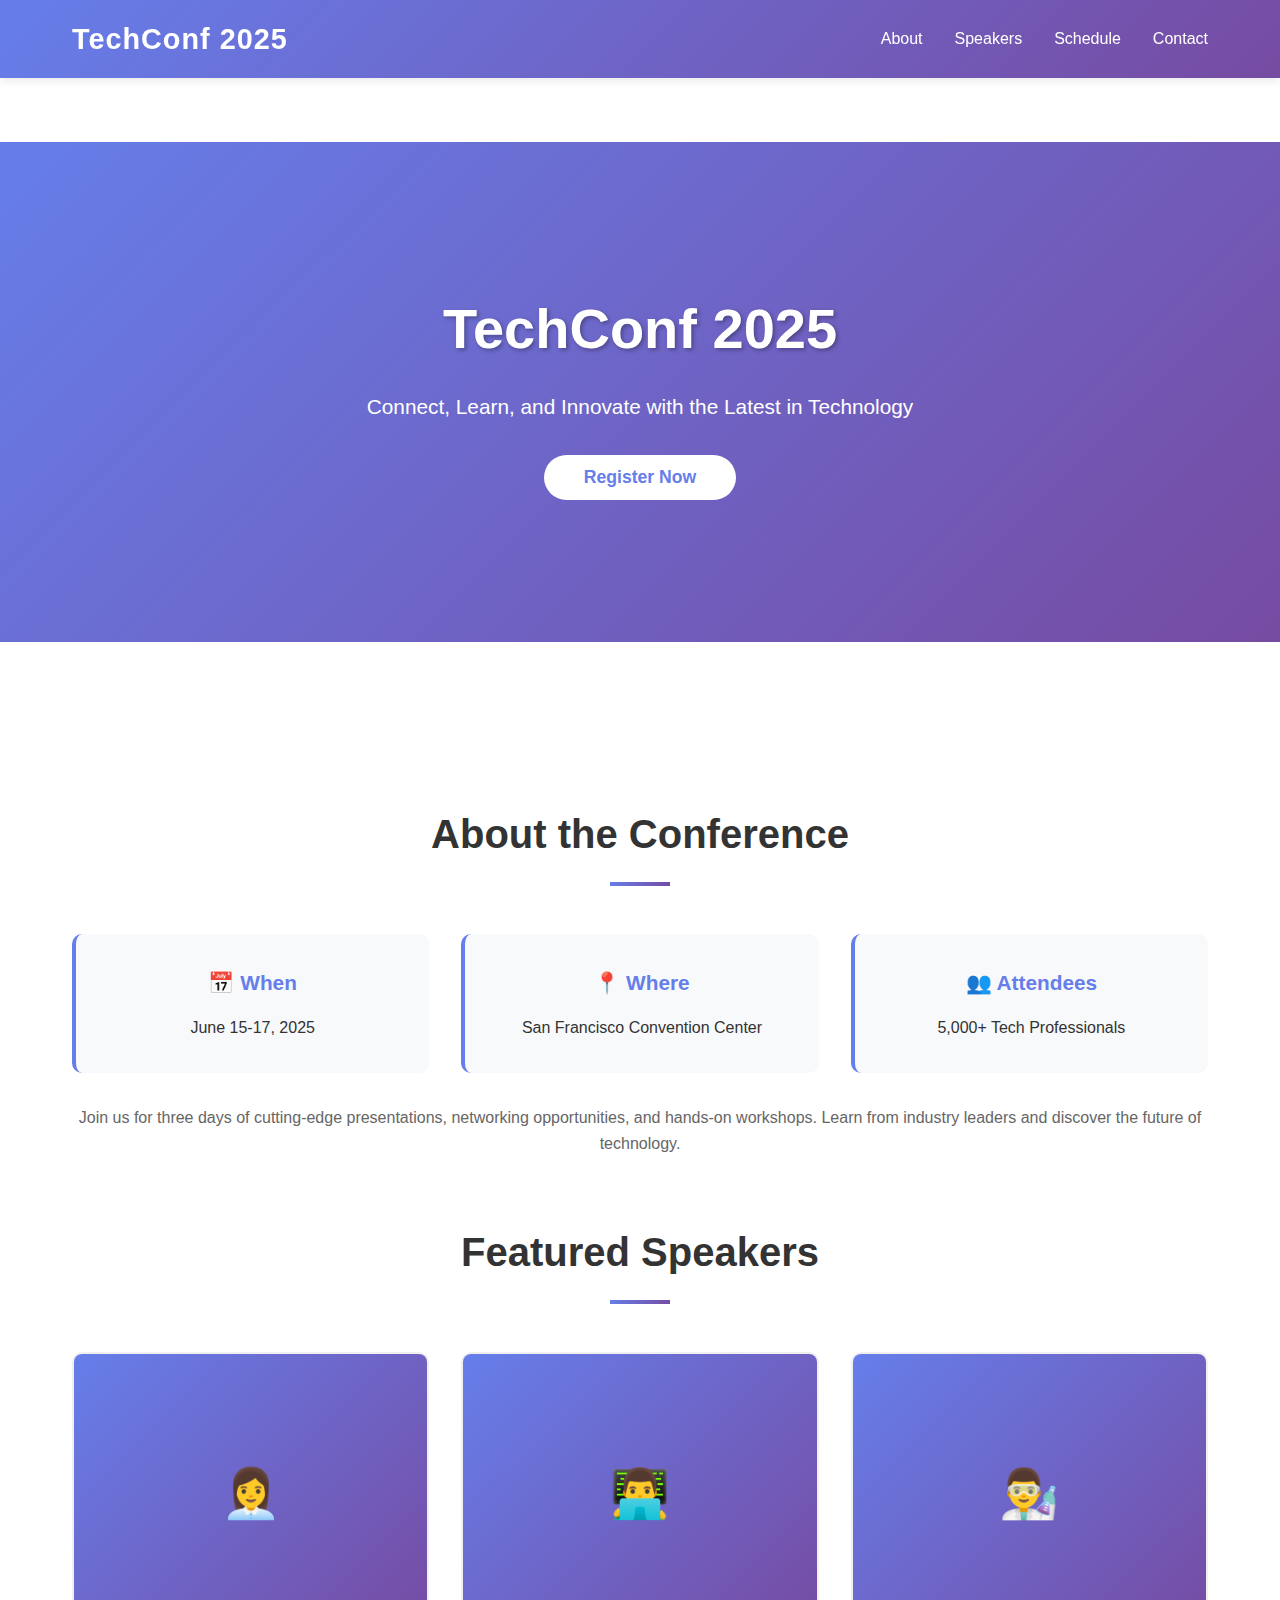
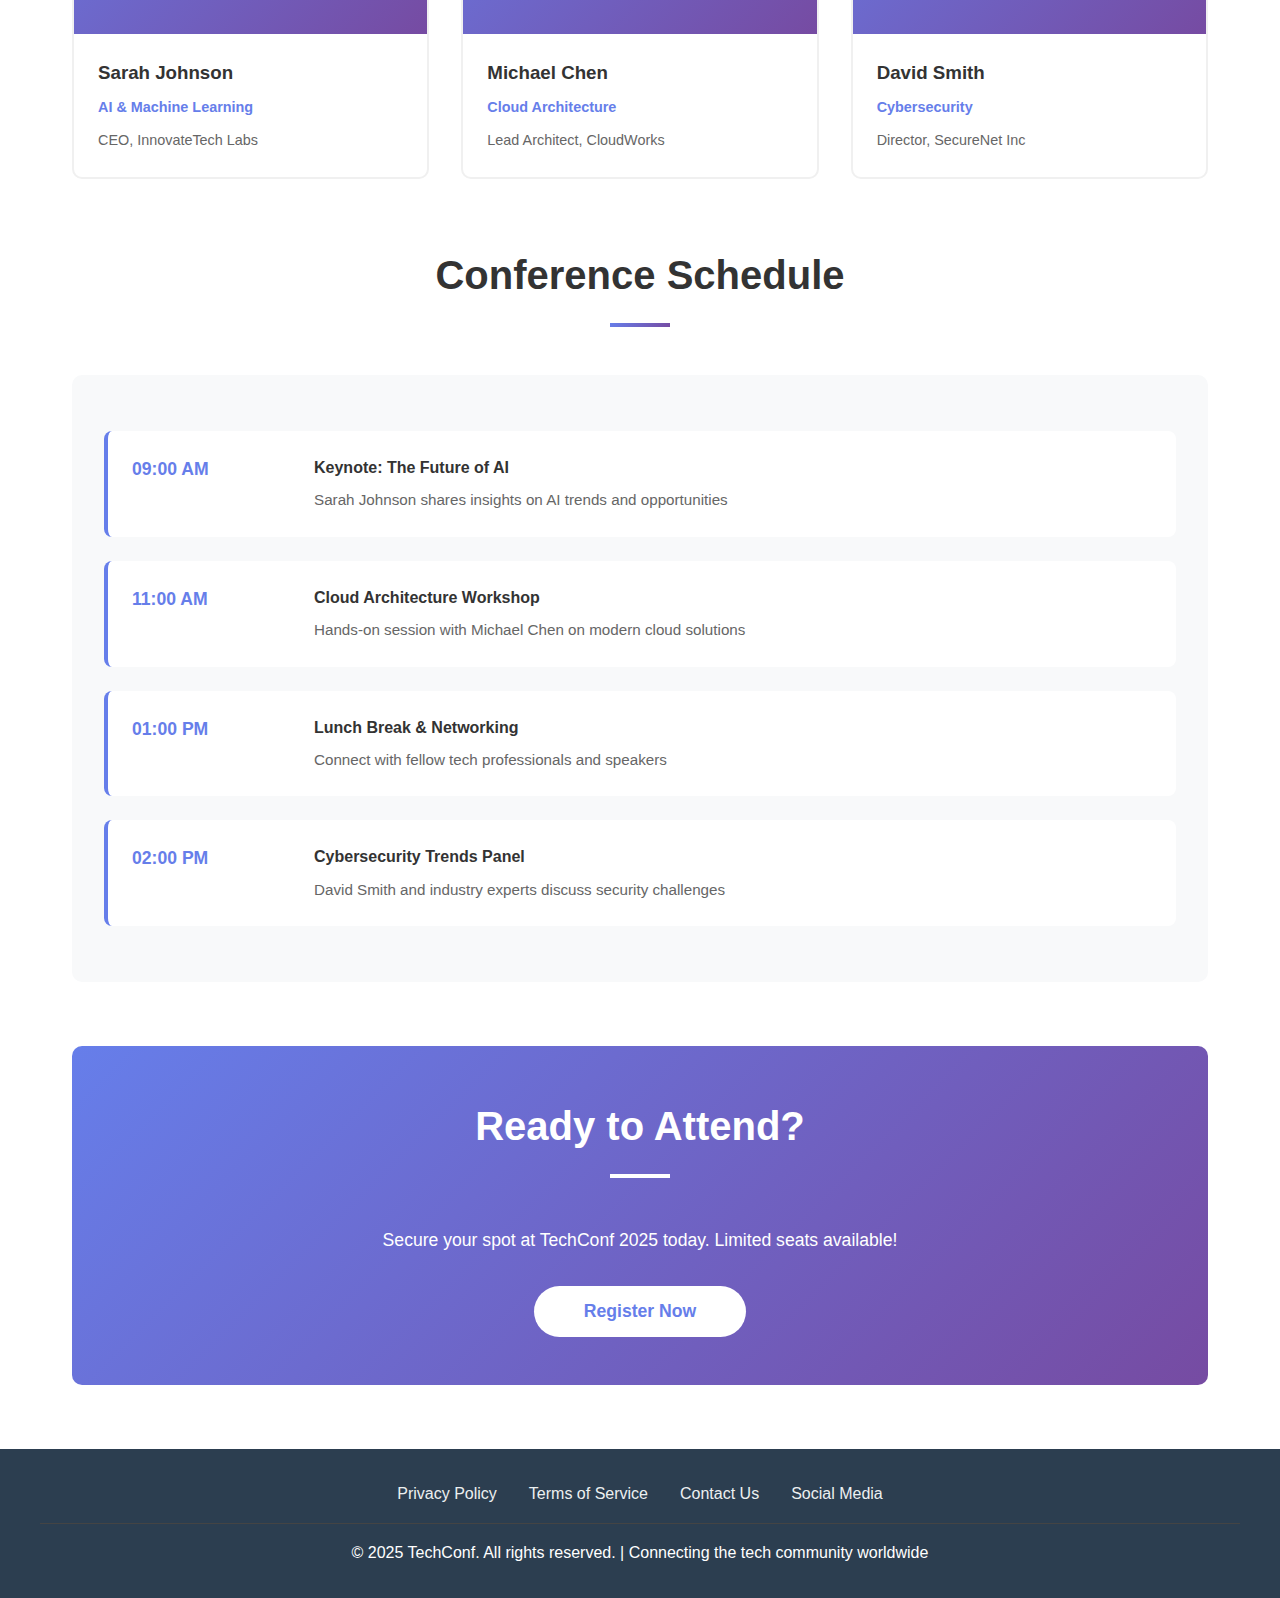
<file: Css/index.html>
<!DOCTYPE html>
<html lang="en">
<head>
    <meta charset="UTF-8">
    <meta name="viewport" content="width=device-width, initial-scale=1.0">
    <title>TechFest 2025 - Annual Technology Conference</title>
    <style>
        * {
            margin: 0;
            padding: 0;
            box-sizing: border-box;
        }

        body {
            font-family: 'Segoe UI', Tahoma, Geneva, Verdana, sans-serif;
            line-height: 1.6;
            color: #333;
        }

        /* Header and Navigation */
        header {
            background: linear-gradient(135deg, #667eea 0%, #764ba2 100%);
            color: white;
            padding: 1rem 0;
            position: sticky;
            top: 0;
            z-index: 100;
            box-shadow: 0 2px 10px rgba(0, 0, 0, 0.1);
        }

        nav {
            max-width: 1200px;
            margin: 0 auto;
            display: flex;
            justify-content: space-between;
            align-items: center;
            padding: 0 2rem;
        }

        .logo {
            font-size: 1.8rem;
            font-weight: bold;
            letter-spacing: 1px;
        }

        nav ul {
            list-style: none;
            display: flex;
            gap: 2rem;
        }

        nav a {
            color: white;
            text-decoration: none;
            font-weight: 500;
            transition: opacity 0.3s;
        }

        nav a:hover {
            opacity: 0.8;
        }

        /* Hero Section */
        .hero {
            background: linear-gradient(135deg, #667eea 0%, #764ba2 100%);
            color: white;
            padding: 100px 2rem;
            text-align: center;
            min-height: 500px;
            display: flex;
            flex-direction: column;
            justify-content: center;
            align-items: center;
        }

        .hero h1 {
            font-size: 3.5rem;
            margin-bottom: 1rem;
            text-shadow: 2px 2px 4px rgba(0, 0, 0, 0.3);
        }

        .hero p {
            font-size: 1.3rem;
            margin-bottom: 2rem;
            max-width: 600px;
        }

        .cta-button {
            background: #fff;
            color: #667eea;
            padding: 12px 40px;
            border: none;
            border-radius: 50px;
            font-size: 1.1rem;
            font-weight: bold;
            cursor: pointer;
            transition: transform 0.3s, box-shadow 0.3s;
        }

        .cta-button:hover {
            transform: translateY(-3px);
            box-shadow: 0 10px 20px rgba(0, 0, 0, 0.2);
        }

        /* Main Container */
        .container {
            max-width: 1200px;
            margin: 0 auto;
            padding: 2rem;
        }

        /* Section Styling */
        section {
            margin: 4rem 0;
        }

        section h2 {
            font-size: 2.5rem;
            margin-bottom: 2rem;
            color: #333;
            text-align: center;
            position: relative;
            padding-bottom: 1rem;
        }

        section h2::after {
            content: '';
            display: block;
            width: 60px;
            height: 4px;
            background: linear-gradient(135deg, #667eea 0%, #764ba2 100%);
            margin: 1rem auto 0;
        }

        /* Event Details */
        .event-details {
            display: grid;
            grid-template-columns: repeat(auto-fit, minmax(250px, 1fr));
            gap: 2rem;
            margin: 2rem 0;
        }

        .detail-card {
            background: #f8f9fa;
            padding: 2rem;
            border-radius: 10px;
            text-align: center;
            transition: transform 0.3s, box-shadow 0.3s;
            border-left: 4px solid #667eea;
        }

        .detail-card:hover {
            transform: translateY(-5px);
            box-shadow: 0 10px 30px rgba(0, 0, 0, 0.1);
        }

        .detail-card h3 {
            color: #667eea;
            margin-bottom: 1rem;
            font-size: 1.3rem;
        }

        /* Speakers Section */
        .speakers-grid {
            display: grid;
            grid-template-columns: repeat(auto-fit, minmax(280px, 1fr));
            gap: 2rem;
            margin: 2rem 0;
        }

        .speaker-card {
            background: white;
            border: 2px solid #f0f0f0;
            border-radius: 10px;
            overflow: hidden;
            transition: transform 0.3s, box-shadow 0.3s;
        }

        .speaker-card:hover {
            transform: translateY(-10px);
            box-shadow: 0 15px 40px rgba(0, 0, 0, 0.15);
        }

        .speaker-image {
            width: 100%;
            height: 280px;
            background: linear-gradient(135deg, #667eea 0%, #764ba2 100%);
            display: flex;
            align-items: center;
            justify-content: center;
            color: white;
            font-size: 3rem;
        }

        .speaker-info {
            padding: 1.5rem;
        }

        .speaker-info h3 {
            color: #333;
            margin-bottom: 0.5rem;
        }

        .speaker-info p {
            color: #667eea;
            font-weight: bold;
            margin-bottom: 0.5rem;
            font-size: 0.9rem;
        }

        .speaker-info span {
            color: #666;
            font-size: 0.9rem;
        }

        /* Schedule Section */
        .schedule {
            background: #f8f9fa;
            padding: 2rem;
            border-radius: 10px;
            margin: 2rem 0;
        }

        .schedule-item {
            display: flex;
            gap: 2rem;
            margin: 1.5rem 0;
            padding: 1.5rem;
            background: white;
            border-radius: 8px;
            border-left: 4px solid #667eea;
        }

        .time {
            color: #667eea;
            font-weight: bold;
            font-size: 1.1rem;
            min-width: 150px;
        }

        .schedule-content h4 {
            color: #333;
            margin-bottom: 0.5rem;
        }

        .schedule-content p {
            color: #666;
            font-size: 0.95rem;
        }

        /* Registration Section */
        .registration {
            background: linear-gradient(135deg, #667eea 0%, #764ba2 100%);
            color: white;
            padding: 3rem 2rem;
            border-radius: 10px;
            text-align: center;
            margin: 2rem 0;
        }

        .registration h2 {
            color: white;
        }

        .registration h2::after {
            background: white;
        }

        .registration p {
            margin-bottom: 2rem;
            font-size: 1.1rem;
        }

        .register-button {
            background: white;
            color: #667eea;
            padding: 15px 50px;
            border: none;
            border-radius: 50px;
            font-size: 1.1rem;
            font-weight: bold;
            cursor: pointer;
            transition: transform 0.3s, box-shadow 0.3s;
        }

        .register-button:hover {
            transform: translateY(-3px);
            box-shadow: 0 10px 20px rgba(0, 0, 0, 0.2);
        }

        /* Footer */
        footer {
            background: #2c3e50;
            color: white;
            padding: 2rem;
            text-align: center;
        }

        .footer-content {
            max-width: 1200px;
            margin: 0 auto;
        }

        .footer-links {
            display: flex;
            justify-content: center;
            gap: 2rem;
            margin-bottom: 1rem;
        }

        .footer-links a {
            color: #ecf0f1;
            text-decoration: none;
            transition: color 0.3s;
        }

        .footer-links a:hover {
            color: #667eea;
        }

        .footer-bottom {
            border-top: 1px solid #444;
            padding-top: 1rem;
            margin-top: 1rem;
        }

        /* Responsive Design */
        @media (max-width: 768px) {
            nav ul {
                flex-direction: column;
                gap: 1rem;
            }

            .hero h1 {
                font-size: 2rem;
            }

            .hero p {
                font-size: 1rem;
            }

            section h2 {
                font-size: 1.8rem;
            }

            .schedule-item {
                flex-direction: column;
                gap: 0.5rem;
            }

            .footer-links {
                flex-direction: column;
                gap: 1rem;
            }
        }
    </style>
</head>
<body>
    <!-- Header -->
    <header>
        <nav>
            <div class="logo">TechConf 2025</div>
            <ul>
                <li><a href="#about">About</a></li>
                <li><a href="#speakers">Speakers</a></li>
                <li><a href="#schedule">Schedule</a></li>
                <li><a href="#contact">Contact</a></li>
            </ul>
        </nav>
    </header>

    <!-- Hero Section -->
    <section class="hero">
        <h1>TechConf 2025</h1>
        <p>Connect, Learn, and Innovate with the Latest in Technology</p>
        <button class="cta-button">Register Now</button>
    </section>

    <!-- Main Container -->
    <div class="container">
        <!-- About Section -->
        <section id="about">
            <h2>About the Conference</h2>
            <div class="event-details">
                <div class="detail-card">
                    <h3>📅 When</h3>
                    <p>June 15-17, 2025</p>
                </div>
                <div class="detail-card">
                    <h3>📍 Where</h3>
                    <p>San Francisco Convention Center</p>
                </div>
                <div class="detail-card">
                    <h3>👥 Attendees</h3>
                    <p>5,000+ Tech Professionals</p>
                </div>
            </div>
            <p style="text-align: center; margin-top: 2rem; color: #666;">
                Join us for three days of cutting-edge presentations, networking opportunities, and hands-on workshops.
                Learn from industry leaders and discover the future of technology.
            </p>
        </section>

        <!-- Speakers Section -->
        <section id="speakers">
            <h2>Featured Speakers</h2>
            <div class="speakers-grid">
                <div class="speaker-card">
                    <div class="speaker-image">👩‍💼</div>
                    <div class="speaker-info">
                        <h3>Sarah Johnson</h3>
                        <p>AI & Machine Learning</p>
                        <span>CEO, InnovateTech Labs</span>
                    </div>
                </div>
                <div class="speaker-card">
                    <div class="speaker-image">👨‍💻</div>
                    <div class="speaker-info">
                        <h3>Michael Chen</h3>
                        <p>Cloud Architecture</p>
                        <span>Lead Architect, CloudWorks</span>
                    </div>
                </div>
                <div class="speaker-card">
                    <div class="speaker-image">👨‍🔬</div>
                    <div class="speaker-info">
                        <h3>David Smith</h3>
                        <p>Cybersecurity</p>
                        <span>Director, SecureNet Inc</span>
                    </div>
                </div>
            </div>
        </section>

        <!-- Schedule Section -->
        <section id="schedule">
            <h2>Conference Schedule</h2>
            <div class="schedule">
                <div class="schedule-item">
                    <div class="time">09:00 AM</div>
                    <div class="schedule-content">
                        <h4>Keynote: The Future of AI</h4>
                        <p>Sarah Johnson shares insights on AI trends and opportunities</p>
                    </div>
                </div>
                <div class="schedule-item">
                    <div class="time">11:00 AM</div>
                    <div class="schedule-content">
                        <h4>Cloud Architecture Workshop</h4>
                        <p>Hands-on session with Michael Chen on modern cloud solutions</p>
                    </div>
                </div>
                <div class="schedule-item">
                    <div class="time">01:00 PM</div>
                    <div class="schedule-content">
                        <h4>Lunch Break & Networking</h4>
                        <p>Connect with fellow tech professionals and speakers</p>
                    </div>
                </div>
                <div class="schedule-item">
                    <div class="time">02:00 PM</div>
                    <div class="schedule-content">
                        <h4>Cybersecurity Trends Panel</h4>
                        <p>David Smith and industry experts discuss security challenges</p>
                    </div>
                </div>
            </div>
        </section>

        <!-- Registration Section -->
        <section class="registration" id="register">
            <h2>Ready to Attend?</h2>
            <p>Secure your spot at TechConf 2025 today. Limited seats available!</p>
            <button class="register-button">Register Now</button>
        </section>
    </div>

    <!-- Footer -->
    <footer>
        <div class="footer-content">
            <div class="footer-links">
                <a href="#privacy">Privacy Policy</a>
                <a href="#terms">Terms of Service</a>
                <a href="#contact">Contact Us</a>
                <a href="#social">Social Media</a>
            </div>
            <div class="footer-bottom">
                <p>&copy; 2025 TechConf. All rights reserved. | Connecting the tech community worldwide</p>
            </div>
        </div>
    </footer>
</body>
</html>
</file>
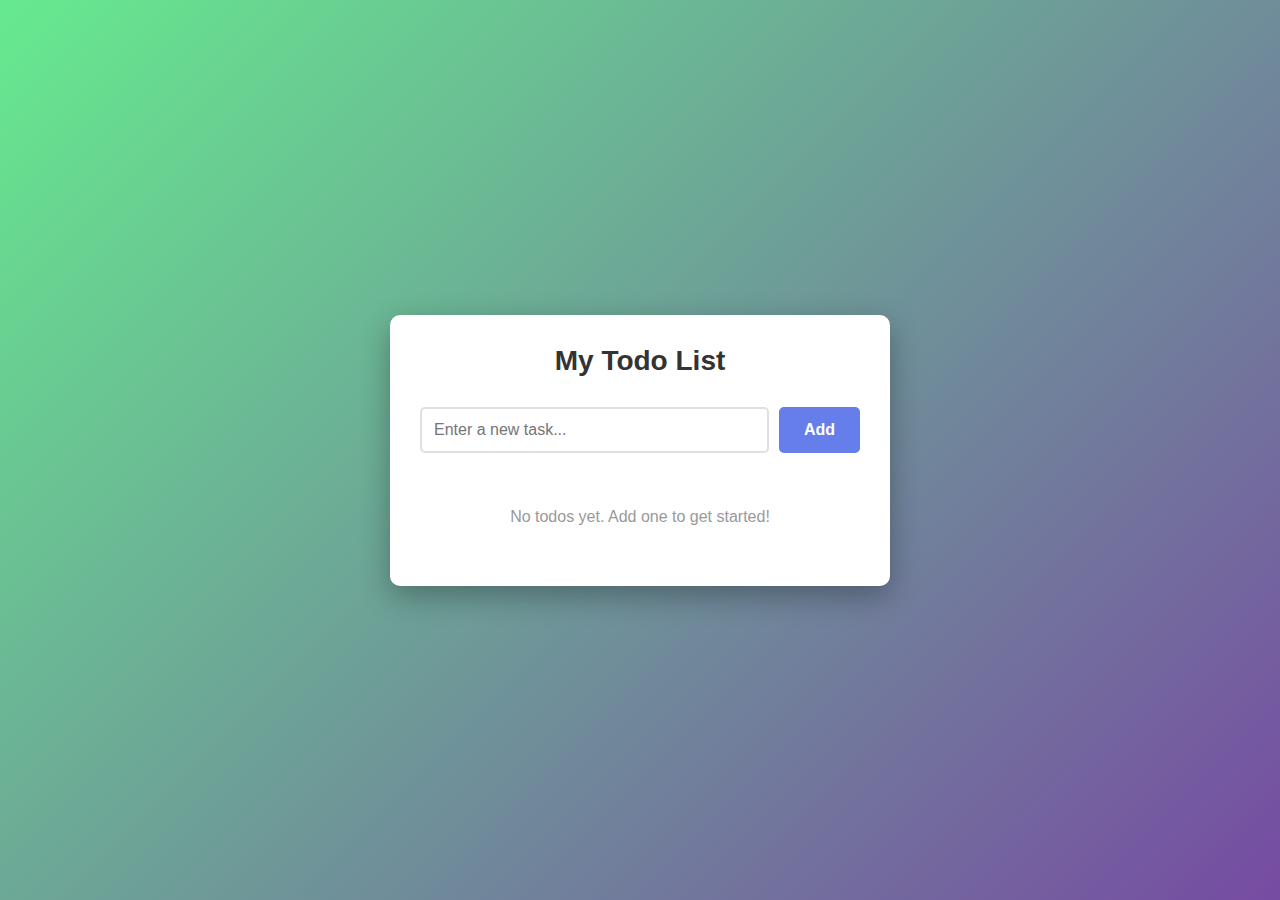
<file: DOM/index.html>
<!DOCTYPE html>
<html lang="en">
<head>
    <meta charset="UTF-8">
    <meta name="viewport" content="width=device-width, initial-scale=1.0">
    <title>Todo List</title>
    <link rel="stylesheet" href="styles.css">
</head>
<body>
    <div class="container">
        <h1>My Todo List</h1>

        <div class="input-section">
            <input
                type="text"
                id="todoInput"
                placeholder="Enter a new task..."
                autocomplete="off"
            >
            <button id="addBtn">Add</button>
        </div>

        <ul id="todoList" class="todo-list"></ul>
    </div>

    <script src="script.js"></script>
</body>
</html>
</file>
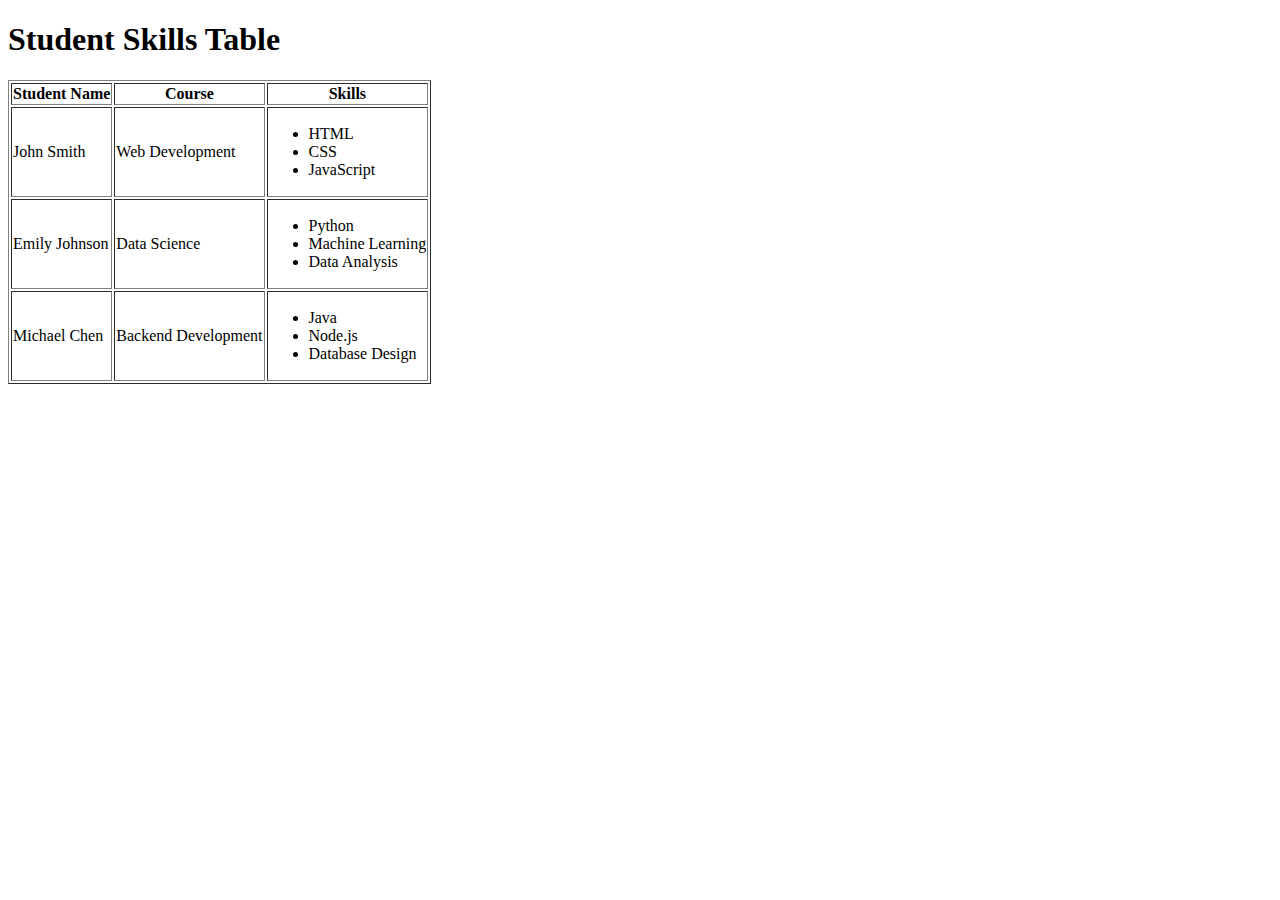
<file: HTML/list-in-table.html>
<!DOCTYPE html>
<html lang="en">
<head>
    <meta charset="UTF-8">
    <meta name="viewport" content="width=device-width, initial-scale=1.0">
    <title>List Inside HTML Table</title>
</head>
<body>
    <h1>Student Skills Table</h1>
    
    <table border="1">
        <thead>
            <tr>
                <th>Student Name</th>
                <th>Course</th>
                <th>Skills</th>
            </tr>
        </thead>
        <tbody>
            <tr>
                <td>John Smith</td>
                <td>Web Development</td>
                <td>
                    <ul>
                        <li>HTML</li>
                        <li>CSS</li>
                        <li>JavaScript</li>
                    </ul>
                </td>
            </tr>
            <tr>
                <td>Emily Johnson</td>
                <td>Data Science</td>
                <td>
                    <ul>
                        <li>Python</li>
                        <li>Machine Learning</li>
                        <li>Data Analysis</li>
                    </ul>
                </td>
            </tr>
            <tr>
                <td>Michael Chen</td>
                <td>Backend Development</td>
                <td>
                    <ul>
                        <li>Java</li>
                        <li>Node.js</li>
                        <li>Database Design</li>
                    </ul>
                </td>
            </tr>
        </tbody>
    </table>
</body>
</html>
</file>
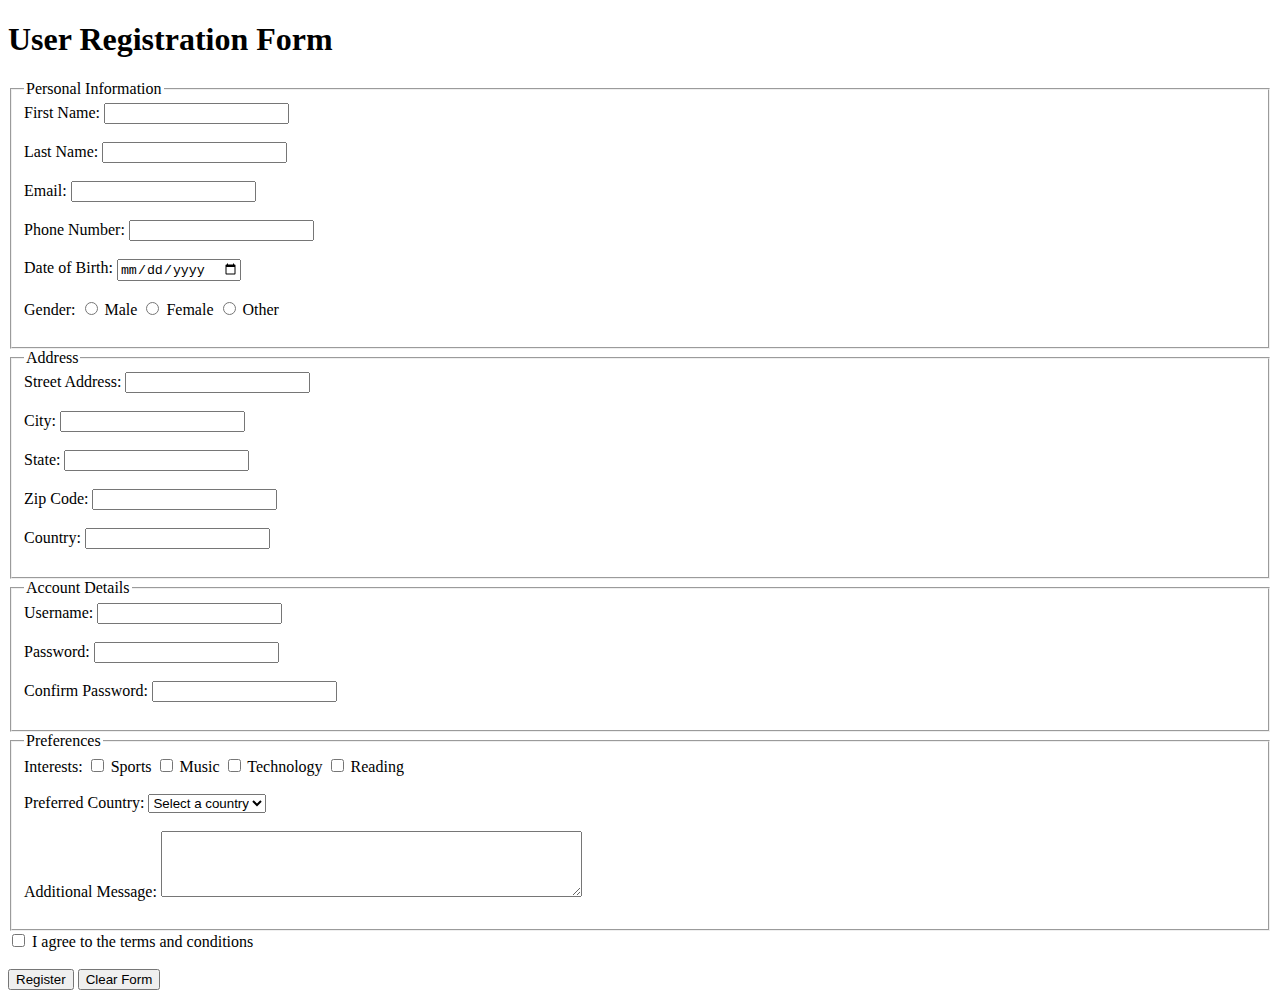
<file: HTML/registration.html>
<!DOCTYPE html>
<html lang="en">
<head>
    <meta charset="UTF-8">
    <meta name="viewport" content="width=device-width, initial-scale=1.0">
    <title>Registration Form</title>
</head>
<body>
    <h1>User Registration Form</h1>

    <form action="#" method="POST">
        <fieldset>
            <legend>Personal Information</legend>

            <label for="fname">First Name:</label>
            <input type="text" id="fname" name="fname" required>
            <br><br>

            <label for="lname">Last Name:</label>
            <input type="text" id="lname" name="lname" required>
            <br><br>

            <label for="email">Email:</label>
            <input type="email" id="email" name="email" required>
            <br><br>

            <label for="phone">Phone Number:</label>
            <input type="tel" id="phone" name="phone" required>
            <br><br>

            <label for="dob">Date of Birth:</label>
            <input type="date" id="dob" name="dob" required>
            <br><br>

            <label for="gender">Gender:</label>
            <input type="radio" name="gender" value="male"> Male
            <input type="radio" name="gender" value="female"> Female
            <input type="radio" name="gender" value="other"> Other
            <br><br>
        </fieldset>

        <fieldset>
            <legend>Address</legend>

            <label for="address">Street Address:</label>
            <input type="text" id="address" name="address" required>
            <br><br>

            <label for="city">City:</label>
            <input type="text" id="city" name="city" required>
            <br><br>

            <label for="state">State:</label>
            <input type="text" id="state" name="state" required>
            <br><br>

            <label for="zip">Zip Code:</label>
            <input type="text" id="zip" name="zip" required>
            <br><br>

            <label for="country">Country:</label>
            <input type="text" id="country" name="country" required>
            <br><br>
        </fieldset>

        <fieldset>
            <legend>Account Details</legend>

            <label for="username">Username:</label>
            <input type="text" id="username" name="username" required>
            <br><br>

            <label for="password">Password:</label>
            <input type="password" id="password" name="password" required>
            <br><br>

            <label for="cpassword">Confirm Password:</label>
            <input type="password" id="cpassword" name="cpassword" required>
            <br><br>
        </fieldset>

        <fieldset>
            <legend>Preferences</legend>

            <label for="interests">Interests:</label>
            <input type="checkbox" name="interests" value="sports"> Sports
            <input type="checkbox" name="interests" value="music"> Music
            <input type="checkbox" name="interests" value="technology"> Technology
            <input type="checkbox" name="interests" value="reading"> Reading
            <br><br>

            <label for="country-select">Preferred Country:</label>
            <select id="country-select" name="country-select">
                <option value="">Select a country</option>
                <option value="usa">USA</option>
                <option value="canada">Canada</option>
                <option value="uk">UK</option>
                <option value="india">India</option>
                <option value="australia">Australia</option>
            </select>
            <br><br>

            <label for="message">Additional Message:</label>
            <textarea id="message" name="message" rows="4" cols="50"></textarea>
            <br><br>
        </fieldset>

        <input type="checkbox" name="agree" required> I agree to the terms and conditions
        <br><br>

        <input type="submit" value="Register">
        <input type="reset" value="Clear Form">
    </form>
</body>
</html>
</file>
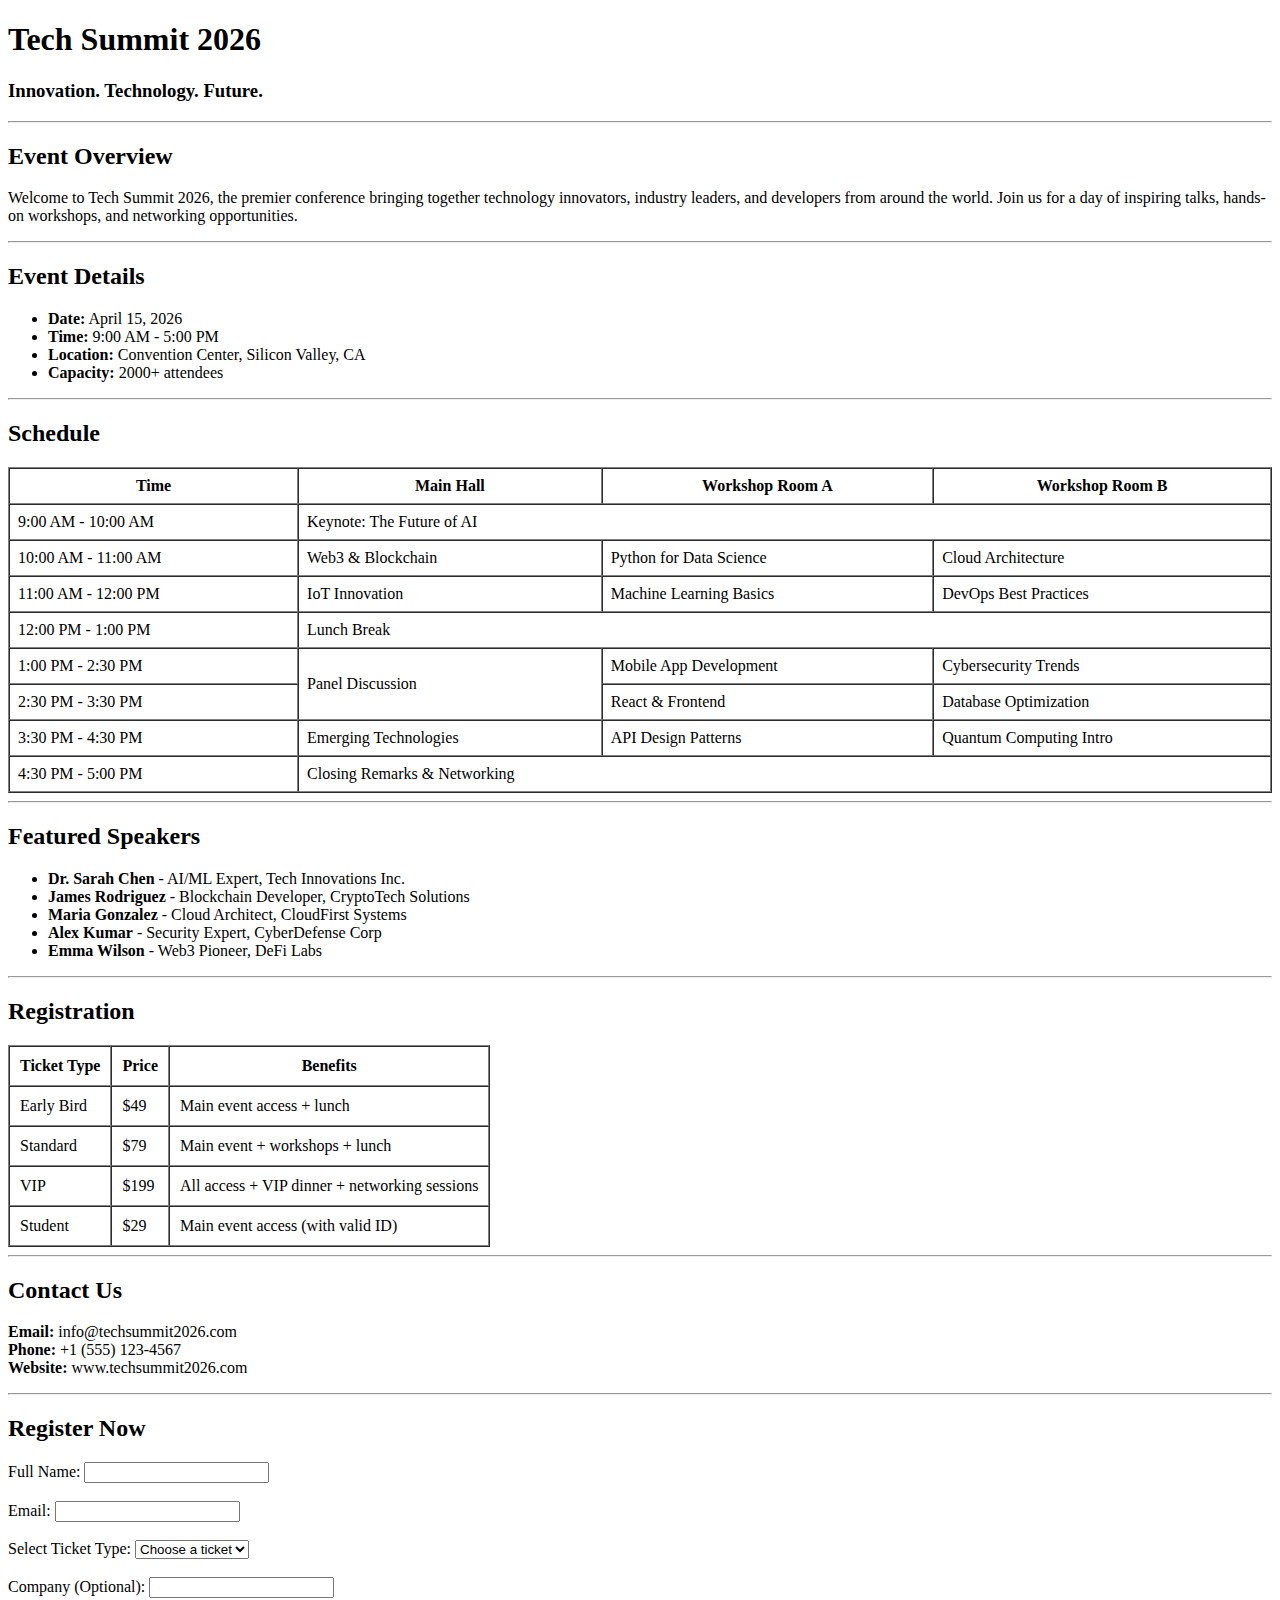
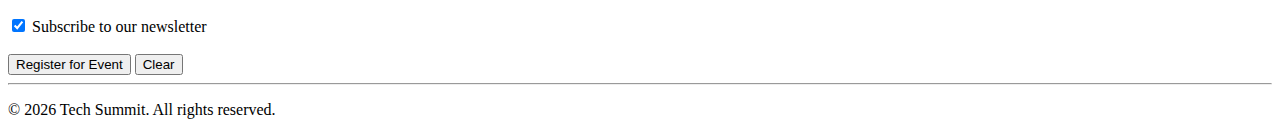
<file: HTML/tech-event.html>
<!DOCTYPE html>
<html lang="en">
<head>
    <meta charset="UTF-8">
    <meta name="viewport" content="width=device-width, initial-scale=1.0">
    <title>Tech Summit 2026</title>
</head>
<body>
    <h1>Tech Summit 2026</h1>
    <h3>Innovation. Technology. Future.</h3>

    <hr>

    <h2>Event Overview</h2>
    <p>
        Welcome to Tech Summit 2026, the premier conference bringing together technology innovators,
        industry leaders, and developers from around the world. Join us for a day of inspiring talks,
        hands-on workshops, and networking opportunities.
    </p>

    <hr>

    <h2>Event Details</h2>
    <ul>
        <li><strong>Date:</strong> April 15, 2026</li>
        <li><strong>Time:</strong> 9:00 AM - 5:00 PM</li>
        <li><strong>Location:</strong> Convention Center, Silicon Valley, CA</li>
        <li><strong>Capacity:</strong> 2000+ attendees</li>
    </ul>

    <hr>

    <h2>Schedule</h2>
    <table border="1" cellpadding="8" cellspacing="0" width="100%">
        <thead>
            <tr>
                <th>Time</th>
                <th>Main Hall</th>
                <th>Workshop Room A</th>
                <th>Workshop Room B</th>
            </tr>
        </thead>
        <tbody>
            <tr>
                <td>9:00 AM - 10:00 AM</td>
                <td colspan="3">Keynote: The Future of AI</td>
            </tr>
            <tr>
                <td>10:00 AM - 11:00 AM</td>
                <td>Web3 & Blockchain</td>
                <td>Python for Data Science</td>
                <td>Cloud Architecture</td>
            </tr>
            <tr>
                <td>11:00 AM - 12:00 PM</td>
                <td>IoT Innovation</td>
                <td>Machine Learning Basics</td>
                <td>DevOps Best Practices</td>
            </tr>
            <tr>
                <td>12:00 PM - 1:00 PM</td>
                <td colspan="3">Lunch Break</td>
            </tr>
            <tr>
                <td>1:00 PM - 2:30 PM</td>
                <td rowspan="2">Panel Discussion</td>
                <td>Mobile App Development</td>
                <td>Cybersecurity Trends</td>
            </tr>
            <tr>
                <td>2:30 PM - 3:30 PM</td>
                <td>React & Frontend</td>
                <td>Database Optimization</td>
            </tr>
            <tr>
                <td>3:30 PM - 4:30 PM</td>
                <td>Emerging Technologies</td>
                <td>API Design Patterns</td>
                <td>Quantum Computing Intro</td>
            </tr>
            <tr>
                <td>4:30 PM - 5:00 PM</td>
                <td colspan="3">Closing Remarks & Networking</td>
            </tr>
        </tbody>
    </table>

    <hr>

    <h2>Featured Speakers</h2>
    <ul>
        <li><strong>Dr. Sarah Chen</strong> - AI/ML Expert, Tech Innovations Inc.</li>
        <li><strong>James Rodriguez</strong> - Blockchain Developer, CryptoTech Solutions</li>
        <li><strong>Maria Gonzalez</strong> - Cloud Architect, CloudFirst Systems</li>
        <li><strong>Alex Kumar</strong> - Security Expert, CyberDefense Corp</li>
        <li><strong>Emma Wilson</strong> - Web3 Pioneer, DeFi Labs</li>
    </ul>

    <hr>

    <h2>Registration</h2>
    <table border="1" cellpadding="10" cellspacing="0">
        <thead>
            <tr>
                <th>Ticket Type</th>
                <th>Price</th>
                <th>Benefits</th>
            </tr>
        </thead>
        <tbody>
            <tr>
                <td>Early Bird</td>
                <td>$49</td>
                <td>Main event access + lunch</td>
            </tr>
            <tr>
                <td>Standard</td>
                <td>$79</td>
                <td>Main event + workshops + lunch</td>
            </tr>
            <tr>
                <td>VIP</td>
                <td>$199</td>
                <td>All access + VIP dinner + networking sessions</td>
            </tr>
            <tr>
                <td>Student</td>
                <td>$29</td>
                <td>Main event access (with valid ID)</td>
            </tr>
        </tbody>
    </table>

    <hr>

    <h2>Contact Us</h2>
    <p>
        <strong>Email:</strong> info@techsummit2026.com<br>
        <strong>Phone:</strong> +1 (555) 123-4567<br>
        <strong>Website:</strong> www.techsummit2026.com
    </p>

    <hr>

    <h2>Register Now</h2>
    <form action="#" method="POST">
        <label for="name">Full Name:</label>
        <input type="text" id="name" name="name" required>
        <br><br>

        <label for="email">Email:</label>
        <input type="email" id="email" name="email" required>
        <br><br>

        <label for="ticket">Select Ticket Type:</label>
        <select id="ticket" name="ticket" required>
            <option value="">Choose a ticket</option>
            <option value="earlybird">Early Bird - $49</option>
            <option value="standard">Standard - $79</option>
            <option value="vip">VIP - $199</option>
            <option value="student">Student - $29</option>
        </select>
        <br><br>

        <label for="company">Company (Optional):</label>
        <input type="text" id="company" name="company">
        <br><br>

        <input type="checkbox" name="newsletter" checked> Subscribe to our newsletter
        <br><br>

        <input type="submit" value="Register for Event">
        <input type="reset" value="Clear">
    </form>

    <hr>

    <footer>
        <p>&copy; 2026 Tech Summit. All rights reserved.</p>
    </footer>
</body>
</html>
</file>
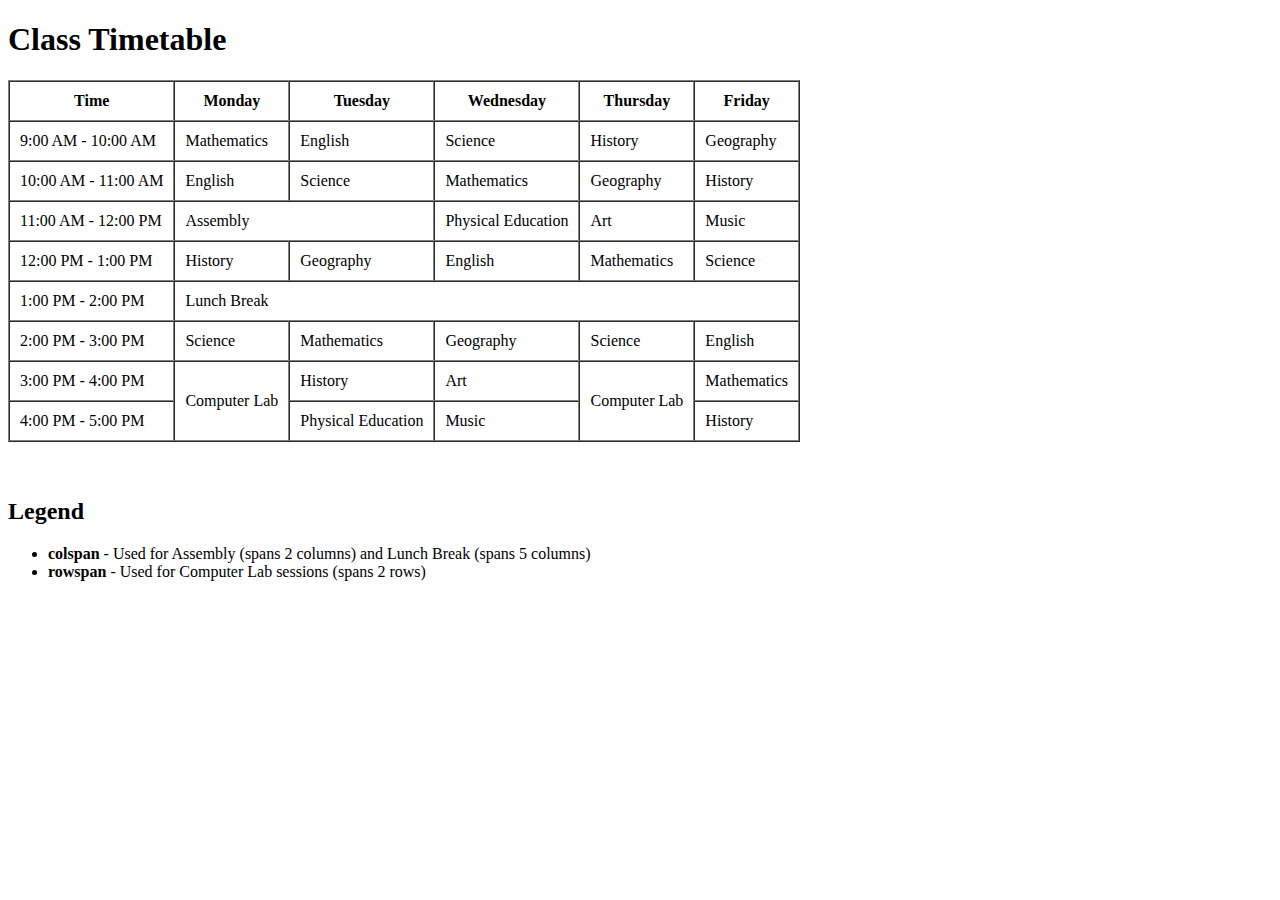
<file: HTML/timetable.html>
<!DOCTYPE html>
<html lang="en">
<head>
    <meta charset="UTF-8">
    <meta name="viewport" content="width=device-width, initial-scale=1.0">
    <title>Class Timetable</title>
</head>
<body>
    <h1>Class Timetable</h1>

    <table border="1" cellpadding="10" cellspacing="0">
        <thead>
            <tr>
                <th>Time</th>
                <th>Monday</th>
                <th>Tuesday</th>
                <th>Wednesday</th>
                <th>Thursday</th>
                <th>Friday</th>
            </tr>
        </thead>
        <tbody>
            <tr>
                <td>9:00 AM - 10:00 AM</td>
                <td>Mathematics</td>
                <td>English</td>
                <td>Science</td>
                <td>History</td>
                <td>Geography</td>
            </tr>
            <tr>
                <td>10:00 AM - 11:00 AM</td>
                <td>English</td>
                <td>Science</td>
                <td>Mathematics</td>
                <td>Geography</td>
                <td>History</td>
            </tr>
            <tr>
                <td>11:00 AM - 12:00 PM</td>
                <td colspan="2">Assembly</td>
                <td>Physical Education</td>
                <td>Art</td>
                <td>Music</td>
            </tr>
            <tr>
                <td>12:00 PM - 1:00 PM</td>
                <td>History</td>
                <td>Geography</td>
                <td>English</td>
                <td>Mathematics</td>
                <td>Science</td>
            </tr>
            <tr>
                <td>1:00 PM - 2:00 PM</td>
                <td colspan="5">Lunch Break</td>
            </tr>
            <tr>
                <td>2:00 PM - 3:00 PM</td>
                <td>Science</td>
                <td>Mathematics</td>
                <td>Geography</td>
                <td>Science</td>
                <td>English</td>
            </tr>
            <tr>
                <td>3:00 PM - 4:00 PM</td>
                <td rowspan="2">Computer Lab</td>
                <td>History</td>
                <td>Art</td>
                <td rowspan="2">Computer Lab</td>
                <td>Mathematics</td>
            </tr>
            <tr>
                <td>4:00 PM - 5:00 PM</td>
                <td>Physical Education</td>
                <td>Music</td>
                <td>History</td>
            </tr>
        </tbody>
    </table>

    <br><br>

    <h2>Legend</h2>
    <ul>
        <li><strong>colspan</strong> - Used for Assembly (spans 2 columns) and Lunch Break (spans 5 columns)</li>
        <li><strong>rowspan</strong> - Used for Computer Lab sessions (spans 2 rows)</li>
    </ul>
</body>
</html>
</file>
<file: DOM/styles.css>
* {
    margin: 0;
    padding: 0;
    box-sizing: border-box;
}

body {
    font-family: 'Segoe UI', Tahoma, Geneva, Verdana, sans-serif;
    background: linear-gradient(135deg, #66ea8e 0%, #764ba2 100%);
    min-height: 100vh;
    display: flex;
    justify-content: center;
    align-items: center;
    padding: 20px;
}

.container {
    background: white;
    border-radius: 10px;
    box-shadow: 0 10px 30px rgba(0, 0, 0, 0.3);
    padding: 30px;
    width: 100%;
    max-width: 500px;
}

h1 {
    color: #333;
    margin-bottom: 30px;
    text-align: center;
    font-size: 28px;
}

.input-section {
    display: flex;
    gap: 10px;
    margin-bottom: 25px;
}

#todoInput {
    flex: 1;
    padding: 12px;
    border: 2px solid #e0e0e0;
    border-radius: 5px;
    font-size: 16px;
    transition: border-color 0.3s ease;
}

#todoInput:focus {
    outline: none;
    border-color: #667eea;
}

#addBtn {
    padding: 12px 25px;
    background: #667eea;
    color: white;
    border: none;
    border-radius: 5px;
    font-size: 16px;
    font-weight: bold;
    cursor: pointer;
    transition: background 0.3s ease;
}

#addBtn:hover {
    background: #5568d3;
}

#addBtn:active {
    transform: scale(0.98);
}

.todo-list {
    list-style: none;
}

.todo-item {
    display: flex;
    align-items: center;
    justify-content: space-between;
    background: #f9f9f9;
    padding: 15px;
    margin-bottom: 10px;
    border-radius: 5px;
    border-left: 4px solid #667eea;
    transition: all 0.3s ease;
}

.todo-item:hover {
    background: #f0f0f0;
    box-shadow: 0 4px 12px rgba(0, 0, 0, 0.1);
}

.todo-item.completed {
    opacity: 0.6;
}

.todo-item.completed .todo-text {
    text-decoration: line-through;
    color: #999;
}

.todo-text {
    flex: 1;
    word-break: break-word;
    color: #333;
    font-size: 16px;
    cursor: pointer;
}

.todo-actions {
    display: flex;
    gap: 8px;
    margin-left: 10px;
}

.btn {
    padding: 8px 12px;
    border: none;
    border-radius: 4px;
    cursor: pointer;
    font-size: 14px;
    transition: all 0.3s ease;
}

.btn-complete {
    background: #4caf50;
    color: white;
}

.btn-complete:hover {
    background: #45a049;
}

.btn-complete.completed {
    background: #999;
}

.btn-edit {
    background: #2196f3;
    color: white;
}

.btn-edit:hover {
    background: #0b7dda;
}

.btn-delete {
    background: #f44336;
    color: white;
}

.btn-delete:hover {
    background: #da190b;
}

.btn:active {
    transform: scale(0.95);
}

/* Modal styles for editing */
.modal {
    display: none;
    position: fixed;
    top: 0;
    left: 0;
    width: 100%;
    height: 100%;
    background: rgba(0, 0, 0, 0.5);
    justify-content: center;
    align-items: center;
    z-index: 1000;
}

.modal.active {
    display: flex;
}

.modal-content {
    background: white;
    padding: 30px;
    border-radius: 10px;
    width: 90%;
    max-width: 400px;
    box-shadow: 0 10px 40px rgba(0, 0, 0, 0.3);
}

.modal-content h2 {
    margin-bottom: 20px;
    color: #333;
}

.modal-input {
    width: 100%;
    padding: 12px;
    border: 2px solid #e0e0e0;
    border-radius: 5px;
    font-size: 16px;
    margin-bottom: 20px;
}

.modal-input:focus {
    outline: none;
    border-color: #667eea;
}

.modal-actions {
    display: flex;
    gap: 10px;
}

.modal-actions button {
    flex: 1;
    padding: 12px;
    border: none;
    border-radius: 5px;
    font-size: 16px;
    font-weight: bold;
    cursor: pointer;
    transition: all 0.3s ease;
}

.modal-actions .btn-save {
    background: #667eea;
    color: white;
}

.modal-actions .btn-save:hover {
    background: #55b6d3;
}

.modal-actions .btn-cancel {
    background: #e0e0e0;
    color: #333;
}

.modal-actions .btn-cancel:hover {
    background: #d0d0d0;
}

.empty-message {
    text-align: center;
    color: #999;
    padding: 30px;
    font-size: 16px;
}
</file>
